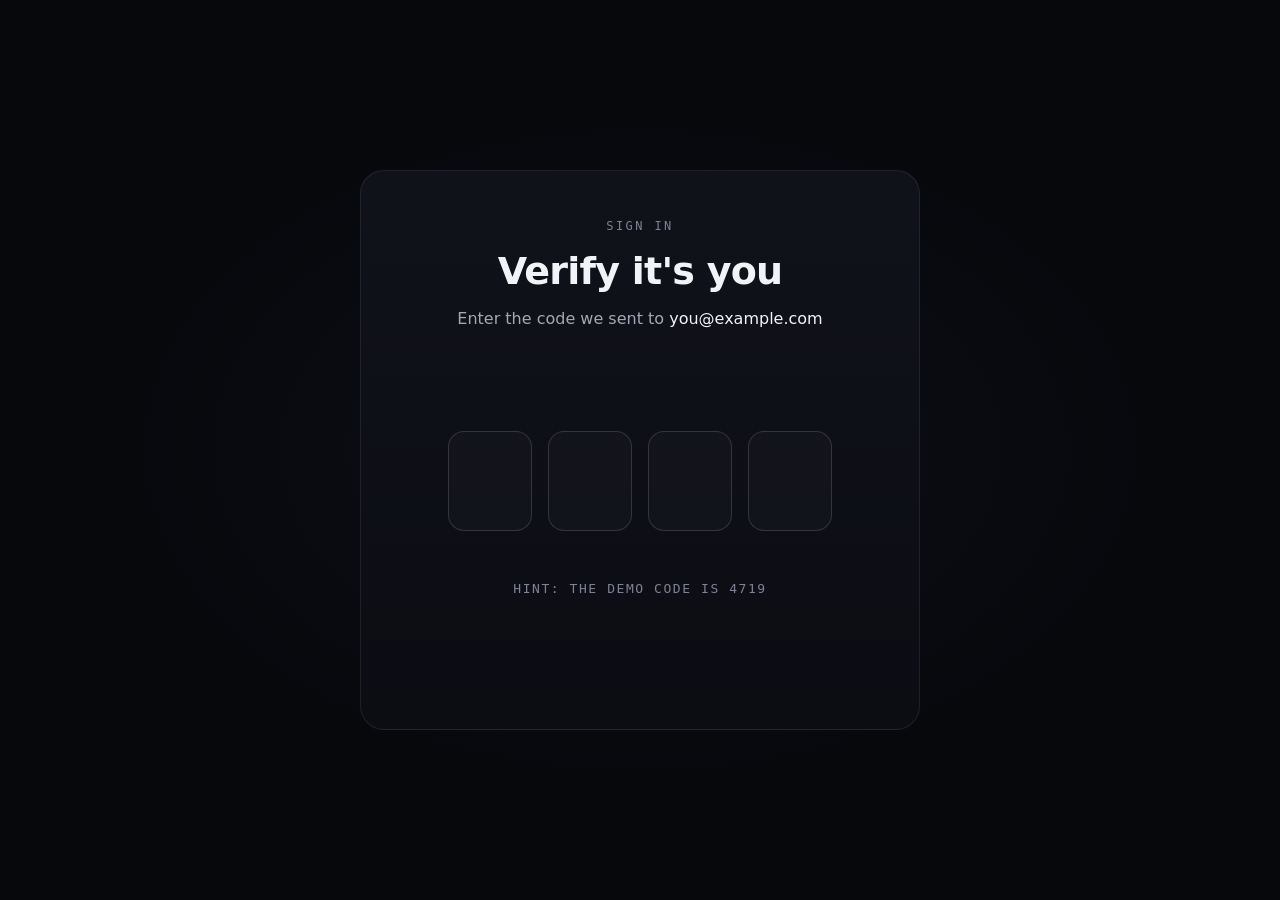
<file: index.html>
<!doctype html>
<html lang="en">
<head>
  <meta charset="utf-8">
  <meta name="viewport" content="width=device-width,initial-scale=1">
  <title>Orbit OTP — veraetogrex_portfolio</title>
  <link rel="stylesheet" href="style.css">
</head>
<body>
  <!-- Orbit OTP · zero dependencies · github.com/veraetogrex-portfolio -->
  <section class="otp" id="otp" aria-labelledby="otp-title">
    <p class="otp-kicker">Sign in</p>
    <h1 class="otp-title" id="otp-title">Verify it's you</h1>
    <p class="otp-sub">Enter the code we sent to <b>you@example.com</b></p>

    <div class="otp-row" aria-hidden="true">
      <div class="otp-cell"></div><div class="otp-cell"></div>
      <div class="otp-cell"></div><div class="otp-cell"></div>
    </div>
    <input class="otp-input" inputmode="numeric" autocomplete="one-time-code"
           maxlength="4" aria-label="4-digit code">

    <div class="otp-orbit" aria-hidden="true">
      <svg class="otp-ring" viewBox="-170 -170 340 340"><circle r="130"/><g class="otp-ticks"></g></svg>
      <div class="otp-dot"></div>
    </div>

    <div class="otp-ok" aria-hidden="true">
      <svg viewBox="0 0 76 76"><path d="M18 40 L32 53 L59 24" pathLength="100"/></svg>
    </div>

    <p class="otp-foot" role="status">Hint: the demo code is 4719</p>
    <button class="otp-continue" type="button">Continue →</button>
  </section>

  <script src="script.js"></script>
</body>
</html>
</file>
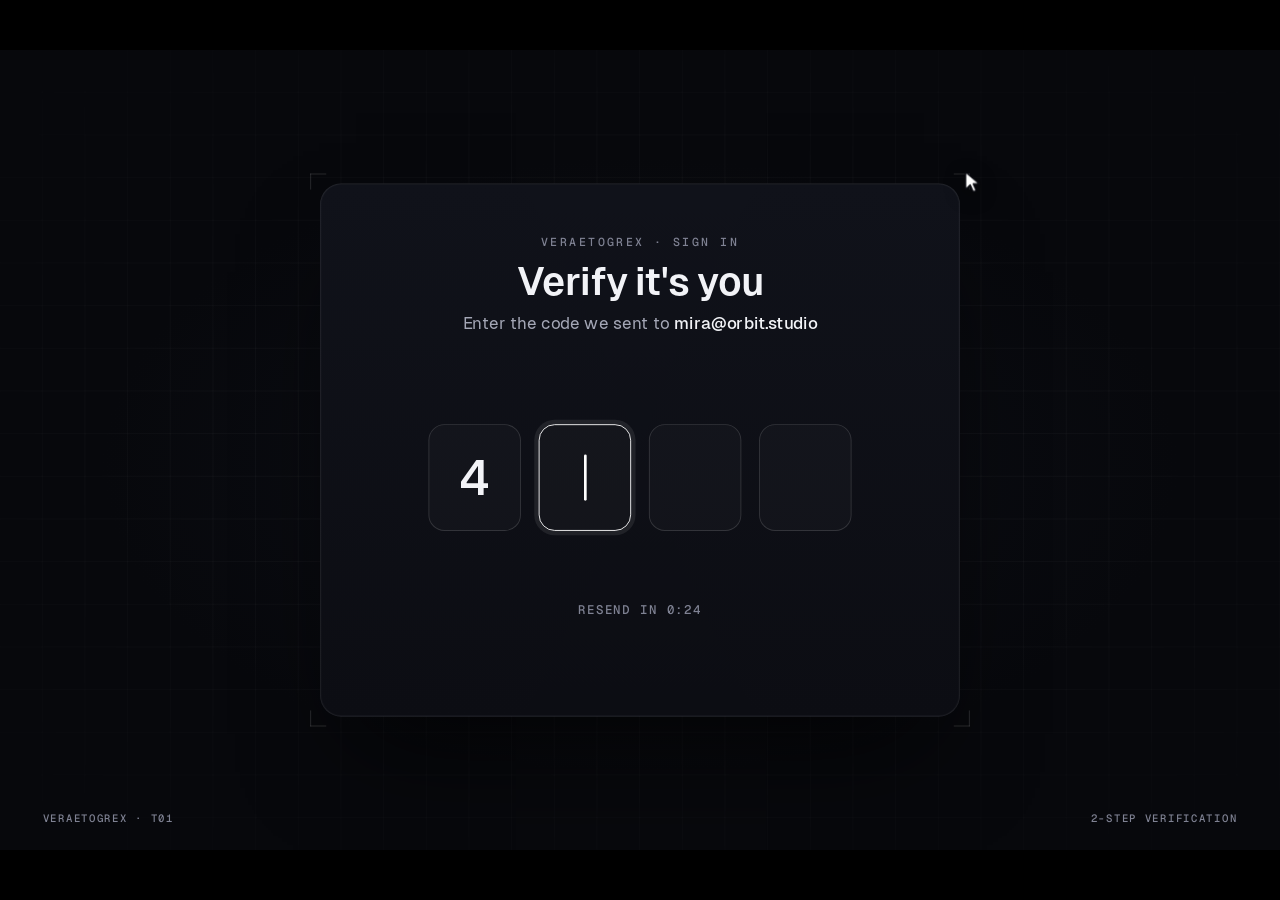
<file: mockup/orbit-otp.autoplay.html>
<!doctype html>
<html lang="en">
<head>
<meta charset="utf-8">
<meta name="viewport" content="width=device-width,initial-scale=1">
<title>T01 Orbit OTP — code orbits and seals into one tile</title>
<link rel="stylesheet" href="_shared/nocturne.css">
<style>
  #stage{background:radial-gradient(ellipse 60% 55% at 50% 52%,#0D0F16 0%,var(--void) 70%)}
  .card{position:absolute;left:360px;top:150px;width:720px;height:600px;z-index:2;
    background:linear-gradient(180deg,#10121A 0%,#0C0D13 100%);border:1px solid var(--line);border-radius:24px;
    box-shadow:0 60px 120px -40px rgba(0,0,0,.8),0 0 0 1px rgba(255,255,255,.02) inset}
  .card .hud-corners{inset:-12px}
  .head{position:absolute;left:0;right:0;top:56px;text-align:center}
  .kicker{font:500 13px var(--f-mono);letter-spacing:.2em;color:var(--text-3);text-transform:uppercase}
  .title{margin-top:14px;font:600 44px/1.05 var(--f-text);letter-spacing:-.02em;transition:color .35s}
  .sub{margin-top:12px;font:400 19px var(--f-text);color:var(--text-2);transition:opacity .3s}
  .sub b{color:var(--text);font-weight:500}

  .row{position:absolute;left:0;right:0;top:270px;height:120px;display:flex;justify-content:center;gap:20px}
  .cell{width:104px;height:120px;border-radius:18px;border:1.5px solid var(--line-2);background:rgba(255,255,255,.025);
    display:flex;align-items:center;justify-content:center;font:600 56px var(--f-display);color:var(--text);position:relative;
    transition:border-color .2s,box-shadow .2s,background .2s,color .2s}
  .cell.focus{border-color:#fff;box-shadow:0 0 0 5px rgba(255,255,255,.08)}
  .cell.focus:empty::after{content:"";width:3px;height:52px;border-radius:2px;background:#fff;animation:caret 1s steps(1) infinite}
  @keyframes caret{50%{opacity:0}}
  .cell.pop{animation:pop .28s var(--ease-back)}
  @keyframes pop{from{transform:scale(.86)}to{transform:scale(1)}}
  .cell.err{border-color:var(--flare);color:var(--flare);box-shadow:0 0 0 5px rgba(255,122,69,.12)}
  .row.shake{animation:shake .4s}
  @keyframes shake{20%{transform:translateX(-14px)}40%{transform:translateX(12px)}60%{transform:translateX(-8px)}80%{transform:translateX(5px)}}
  #code{position:absolute;left:150px;top:270px;width:420px;height:120px;opacity:0;z-index:3;cursor:text;caret-color:transparent}

  .foot{position:absolute;left:0;right:0;top:470px;text-align:center;font:500 14px var(--f-mono);letter-spacing:.14em;color:var(--text-3);text-transform:uppercase;transition:opacity .3s,color .3s}
  .foot.err{color:var(--flare)}

  /* orbit layer */
  .orbit{position:absolute;left:360px;top:330px;width:0;height:0;z-index:4;pointer-events:none}
  .orbit .ocell{position:absolute;left:-52px;top:-60px;width:104px;height:120px;border-radius:18px;border:1.5px solid rgba(255,255,255,.55);
    background:#12141C;display:flex;align-items:center;justify-content:center;font:600 56px var(--f-display);color:#fff;will-change:transform}
  .orbit .ocell.lit{border-color:var(--ion);color:var(--ion);background:rgba(63,224,208,.10);box-shadow:0 0 28px rgba(63,224,208,.45),0 0 0 1px rgba(63,224,208,.4) inset}
  .ring{position:absolute;left:-210px;top:-210px;width:420px;height:420px;opacity:0;will-change:transform}
  .ring circle{fill:none}
  .dot{position:absolute;left:-7px;top:-7px;width:14px;height:14px;border-radius:50%;background:var(--ion);box-shadow:0 0 22px 6px rgba(63,224,208,.6);opacity:0;transform:scale(0)}

  /* success */
  .ok{position:absolute;left:0;right:0;top:250px;height:180px;display:flex;align-items:center;justify-content:center;pointer-events:none}
  .tile{position:relative;width:140px;height:140px;border-radius:32px;background:rgba(63,224,208,.12);border:2px solid var(--ion);
    box-shadow:0 0 60px rgba(63,224,208,.45),0 0 0 1px rgba(63,224,208,.3) inset;display:flex;align-items:center;justify-content:center;transform:scale(0);opacity:0}
  .tile svg path{stroke:var(--ion);stroke-width:9;fill:none;stroke-linecap:round;stroke-linejoin:round;stroke-dasharray:100;stroke-dashoffset:100}
  .wave{position:absolute;left:50%;top:50%;width:140px;height:140px;margin:-70px 0 0 -70px;border-radius:36px;border:2px solid var(--ion);opacity:0}
  .ok.on .wave{animation:wave 1.1s var(--ease-out) forwards}.ok.on .wave.w2{animation-delay:.18s}
  @keyframes wave{from{transform:scale(1);opacity:.8}to{transform:scale(2.3);opacity:0}}
  .spark{position:absolute;left:50%;top:50%;width:6px;height:6px;margin:-3px;border-radius:50%;background:var(--ion);opacity:0}
  .enter{position:absolute;left:210px;width:300px;top:470px;opacity:0;transform:translateY(10px);transition:opacity .35s,transform .35s var(--ease-out),box-shadow .2s;background:var(--ion);color:#05221F;box-shadow:0 12px 40px -12px rgba(63,224,208,.9)}
  .enter.show{opacity:1;transform:none}
  .enter.li-hover,.enter:hover{box-shadow:0 0 0 6px rgba(63,224,208,.2),0 12px 40px -8px rgba(63,224,208,1)}
  .title.ok-t{color:var(--ion)}

  /* toast */
  .toast{position:absolute;left:780px;top:44px;width:420px;height:92px;z-index:6;border-radius:18px;background:rgba(28,30,40,.92);border:1px solid var(--line-2);
    box-shadow:0 30px 60px -20px rgba(0,0,0,.8);display:flex;align-items:center;gap:16px;padding:0 16px 0 18px;transition:transform .45s var(--ease-out),opacity .35s}
  .toast.gone{transform:translateY(-130px);opacity:0}
  .toast .ic{width:48px;height:48px;border-radius:12px;background:#22252F;display:flex;align-items:center;justify-content:center}
  .toast .tx{flex:1;min-width:0}
  .toast .t1{font:500 12px var(--f-mono);letter-spacing:.14em;color:var(--text-3);text-transform:uppercase}
  .toast .t2{margin-top:6px;font:500 18px var(--f-text);color:var(--text);white-space:nowrap}
  .toast .t2 b{font-family:var(--f-display);font-size:21px;letter-spacing:.08em}
  .fill{height:40px;padding:0 18px;border-radius:10px;background:#fff;color:#0B0C12;font:600 15px var(--f-text)}
  .fill.li-hover,.fill:hover{background:#E6E7EE}
  .flood{position:absolute;inset:0;z-index:1;pointer-events:none;opacity:0;
    background:radial-gradient(ellipse 75% 85% at 50% 50%,rgba(63,224,208,.55),rgba(63,224,208,.18) 50%,rgba(63,224,208,.04) 85%)}
  .card{transition:border-color .5s,box-shadow .5s}
  .card.won{border-color:rgba(63,224,208,.45);box-shadow:0 60px 120px -40px rgba(0,0,0,.8),0 0 90px -10px rgba(63,224,208,.35),0 0 0 1px rgba(63,224,208,.15) inset}
</style>
</head>
<body>
<div id="stage" class="grid" data-title="T01 Orbit OTP" data-url="veraetogrex-portfolio.github.io/verify">
  <div class="toast" id="toast">
    <div class="ic"><svg width="24" height="24" viewBox="0 0 24 24" fill="none" stroke="#A4A7B6" stroke-width="1.6"><rect x="3" y="5" width="18" height="14" rx="2.5"/><path d="M3.5 6.5l8.5 6.5 8.5-6.5"/></svg></div>
    <div class="tx"><div class="t1">Mail · now</div><div class="t2"><b>4719</b> is your sign-in code</div></div>
    <button class="fill" id="fill">Fill</button>
  </div>

  <div class="flood" id="flood"></div>
  <div class="card" id="card">
    <div class="hud-corners"></div>
    <div class="head">
      <div class="kicker">Veraetogrex · Sign in</div>
      <div class="title" id="title">Verify it's you</div>
      <div class="sub" id="sub">Enter the code we sent to <b>mira@orbit.studio</b></div>
    </div>
    <div class="row" id="row"><div class="cell"></div><div class="cell"></div><div class="cell"></div><div class="cell"></div></div>
    <input id="code" inputmode="numeric" autocomplete="one-time-code" maxlength="4" aria-label="Verification code">
    <div class="foot" id="foot">Resend in 0:24</div>

    <div class="orbit" id="orbit">
      <svg class="ring" id="ring" viewBox="-210 -210 420 420">
        <circle r="130" stroke="rgba(255,255,255,.18)" stroke-width="1.5"/>
        <g id="ticks"></g>
      </svg>
      <div class="dot" id="dot"></div>
    </div>

    <div class="ok" id="ok">
      <div class="wave"></div><div class="wave w2"></div>
      <div class="tile" id="tile"><svg width="76" height="76" viewBox="0 0 76 76"><path d="M18 40 L32 53 L59 24" pathLength="100"/></svg></div>
    </div>
    <button class="btn enter" id="enter">Enter workspace →</button>
  </div>

  <div class="status-line"><span>Veraetogrex · T01</span><span>2-step verification</span></div>
</div>

<script>window.AUTOPLAY = true;</script>
<script src="_shared/stage.js"></script>
<script>
const $ = s => document.querySelector(s);
const cells = [...document.querySelectorAll('.row .cell')];
const input = $('#code'), row = $('#row'), orbit = $('#orbit'), ring = $('#ring'), dot = $('#dot');
const title = $('#title'), sub = $('#sub'), foot = $('#foot'), toast = $('#toast'), ok = $('#ok'), tile = $('#tile'), enter = $('#enter');
const CODE = '4719';
let busy = false, flow = null;

// ring ticks
(() => {
  const g = $('#ticks'); let h = '';
  for (let i = 0; i < 72; i++) {
    const a = i / 72 * Math.PI * 2, major = i % 18 === 0, r1 = major ? 146 : 150, r2 = major ? 168 : 158;
    h += `<line x1="${Math.cos(a)*r1}" y1="${Math.sin(a)*r1}" x2="${Math.cos(a)*r2}" y2="${Math.sin(a)*r2}" stroke="${major ? 'rgba(255,255,255,.7)' : 'rgba(255,255,255,.22)'}" stroke-width="${major ? 2 : 1.2}"/>`;
  }
  g.innerHTML = h;
})();

function render(v, focus = true) {
  cells.forEach((c, i) => {
    const had = c.textContent;
    c.textContent = v[i] || '';
    c.classList.toggle('focus', focus && i === Math.min(v.length, 3) && v.length < 4);
    if (!had && v[i]) { c.classList.remove('pop'); void c.offsetWidth; c.classList.add('pop'); }
  });
}

function reset() {
  busy = false; flow = null;
  input.value = ''; render('', true);
  cells.forEach(c => { c.classList.remove('err', 'pop'); c.style.visibility = ''; });
  row.classList.remove('shake'); row.style.opacity = '';
  orbit.querySelectorAll('.ocell').forEach(e => e.remove());
  ring.style.opacity = 0; ring.style.transform = '';
  dot.style.opacity = 0; dot.style.transform = 'scale(0)';
  title.textContent = "Verify it's you"; title.classList.remove('ok-t');
  sub.style.opacity = 1; sub.innerHTML = 'Enter the code we sent to <b>mira@orbit.studio</b>';
  foot.textContent = 'Resend in 0:24'; foot.classList.remove('err'); foot.style.opacity = 1;
  toast.classList.remove('gone');
  ok.classList.remove('on'); tile.style.transform = 'scale(0)'; tile.style.opacity = 0;
  tile.querySelector('path').style.strokeDashoffset = 100;
  ok.querySelectorAll('.spark').forEach(e => e.remove());
  enter.classList.remove('show');
  $('#flood').style.opacity = 0; $('#card').classList.remove('won');
}

// ---------- interactive input ----------
input.addEventListener('input', () => {
  if (busy) { input.value = input.value.slice(0, 4); return; }
  input.value = input.value.replace(/\D/g, '').slice(0, 4);
  cells.forEach(c => c.classList.remove('err')); foot.classList.remove('err'); foot.textContent = 'Resend in 0:24';
  render(input.value);
  if (input.value.length === 4) flow = verify(Stage.ctx(), input.value);
});
input.addEventListener('focus', () => render(input.value));
input.addEventListener('blur', () => cells.forEach(c => c.classList.remove('focus')));
$('#fill').addEventListener('click', () => { if (!busy) flow = autofill(Stage.ctx()); });
enter.addEventListener('click', () => { if (!Stage.playing) Stage.reset(); });

async function autofill(s) {
  busy = true; input.value = '';
  await s.wait(120);
  toast.classList.add('gone');
  for (let i = 1; i <= 4; i++) { render(CODE.slice(0, i)); input.value = CODE.slice(0, i); await s.wait(i < 4 ? 270 : 220); }
  busy = false;
  await verify(s, CODE);
}

// ---------- the orbit ----------
async function verify(s, value) {
  busy = true;
  input.blur(); cells.forEach(c => c.classList.remove('focus'));
  toast.classList.add('gone');
  const O = { x: 360, y: 330 };                       // orbit centre in card coords
  const start = cells.map(c => ({ x: c.offsetLeft + 52 - O.x, y: c.offsetTop + row.offsetTop + 60 - O.y }));
  const oc = cells.map((c, i) => { const e = document.createElement('div'); e.className = 'ocell'; e.textContent = value[i]; orbit.appendChild(e); return e; });
  const place = (e, x, y, rot, sc) => e.style.transform = `translate(${x}px,${y}px) rotate(${rot}deg) scale(${sc})`;
  oc.forEach((e, i) => place(e, start[i].x, start[i].y, 0, 1));
  cells.forEach(c => c.style.visibility = 'hidden');
  const R = 130, base = [-90, 0, 90, 180];
  const good = value === CODE;

  if (!good) {
    // orbit does not close: cells drift toward the ring and snap back
    await s.tween(320, t => oc.forEach((e, i) => { const a = base[i] * Math.PI / 180;
      place(e, s.lerp(start[i].x, Math.cos(a) * R, t * .45), s.lerp(start[i].y, Math.sin(a) * R, t * .45), base[i] * .25 * t, 1 - .12 * t); }), s.ease.out);
    await s.tween(260, t => oc.forEach((e, i) => { const a = base[i] * Math.PI / 180;
      place(e, s.lerp(Math.cos(a) * R * .45 + start[i].x * .55, start[i].x, t), s.lerp(Math.sin(a) * R * .45 + start[i].y * .55, start[i].y, t), base[i] * .25 * (1 - t), .88 + .12 * t); }), s.ease.outBack);
    oc.forEach(e => e.remove()); cells.forEach(c => { c.style.visibility = ''; c.classList.add('err'); });
    row.classList.remove('shake'); void row.offsetWidth; row.classList.add('shake');
    foot.textContent = 'Wrong code — try again'; foot.classList.add('err');
    await s.wait(650);
    input.value = ''; cells.forEach(c => c.classList.remove('err')); render('', false);
    busy = false; input.focus();
    return false;
  }

  // A — leave the row, take positions on the orbit
  sub.style.opacity = 0; foot.style.opacity = 0;
  ring.style.transform = 'scale(.85) rotate(0deg)';
  await s.tween(560, t => {
    ring.style.opacity = t; ring.style.transform = `scale(${.85 + .15 * t})`;
    oc.forEach((e, i) => { const a = base[i] * Math.PI / 180;
      place(e, s.lerp(start[i].x, Math.cos(a) * R, t), s.lerp(start[i].y, Math.sin(a) * R, t), -14 * Math.sin(Math.PI * t), 1 - .22 * t); });
  }, s.ease.inOut);
  // B — one and a quarter turns, cells tilt like spokes, ticks counter-rotate
  await s.tween(1000, t => {
    const off = 450 * t;
    ring.style.transform = `rotate(${-120 * t}deg)`;
    oc.forEach((e, i) => { const deg = base[i] + off, a = deg * Math.PI / 180;
      place(e, Math.cos(a) * R, Math.sin(a) * R, off * .8 + 34 * Math.sin(Math.PI * t), .78); });
  }, s.ease.inOut);
  // C — stop in a cross, verdict colour arrives
  oc.forEach((e, i) => s.later(() => e.classList.add('lit'), i * 55));
  ring.querySelector('circle').style.stroke = 'rgba(63,224,208,.55)';
  await s.wait(480);
  // D — collapse into a point
  dot.style.transition = 'none';
  await s.tween(460, t => {
    ring.style.opacity = 1 - t; ring.style.transform = `rotate(-120deg) scale(${1 - .6 * t})`;
    oc.forEach((e, i) => { const deg = base[i] + 450, a = deg * Math.PI / 180, r = R * (1 - t);
      place(e, Math.cos(a) * r, Math.sin(a) * r, 360 + 90 * t, .78 * (1 - .9 * t)); e.style.opacity = 1 - t * t; });
    dot.style.opacity = t; dot.style.transform = `scale(${t})`;
  }, s.ease.in);
  oc.forEach(e => e.remove());
  ring.querySelector('circle').style.stroke = '';
  // E — the point opens into the verified tile
  ok.style.top = '250px';
  await s.tween(200, t => { dot.style.transform = `scale(${1 + 1.4 * t})`; }, s.ease.out);
  dot.style.opacity = 0;
  ok.classList.add('on');
  sparks(s);
  $('#card').classList.add('won');
  s.tween(1100, t => { $('#flood').style.opacity = t < .14 ? t / .14 : 1 - .72 * (t - .14) / .86; }, s.ease.linear).catch(() => {});
  title.textContent = 'Verified'; title.classList.add('ok-t');
  const path = tile.querySelector('path');
  await s.tween(420, t => { tile.style.opacity = Math.min(1, t * 2); tile.style.transform = `scale(${t})`; }, s.ease.outBack);
  sub.innerHTML = 'Signed in as <b>mira@orbit.studio</b>'; sub.style.opacity = 1;
  enter.classList.add('show');
  await s.tween(380, t => path.style.strokeDashoffset = 100 - 100 * t, s.ease.out);
  busy = false;
  return true;
}

function sparks(s) {
  for (let i = 0; i < 14; i++) {
    const e = document.createElement('div'); e.className = 'spark'; ok.appendChild(e);
    const a = Math.random() * Math.PI * 2, d = 110 + Math.random() * 90, sz = .6 + Math.random();
    s.tween(700 + Math.random() * 300, t => {
      e.style.opacity = t < .15 ? t / .15 : 1 - (t - .15) / .85;
      e.style.transform = `translate(${Math.cos(a) * d * t}px,${Math.sin(a) * d * t}px) scale(${sz})`;
    }, s.ease.out).catch(() => {});
  }
}

Stage.init({
  reset,
  cursorStart: [1010, 220],
  async demo(s) {
    await s.wait(150);
    await s.click($('#fill'), { ms: 380 });           // ~0.55 s
    s.move([980, 560], 1100, { arc: .2 }).catch(() => {});
    await s.wait(10);
    await flow;                                         // fill + orbit + verdict ≈ 4.7 s
    await s.move(enter, 420, { dy: 4 });
    await s.wait(700);
  },
});
</script>
</body>
</html>
</file>
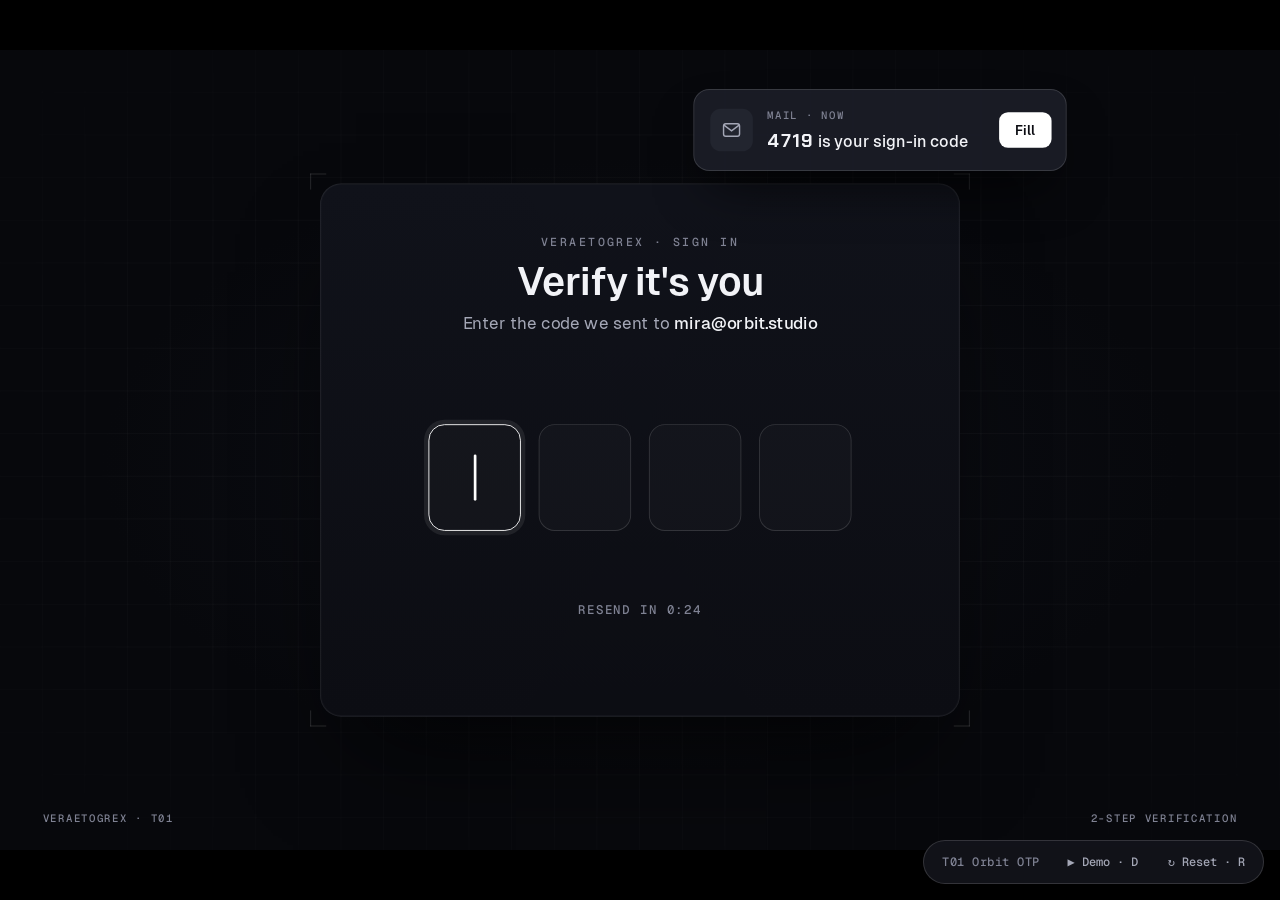
<file: mockup/orbit-otp.html>
<!doctype html>
<html lang="en">
<head>
<meta charset="utf-8">
<meta name="viewport" content="width=device-width,initial-scale=1">
<title>T01 Orbit OTP — code orbits and seals into one tile</title>
<link rel="stylesheet" href="_shared/nocturne.css">
<style>
  #stage{background:radial-gradient(ellipse 60% 55% at 50% 52%,#0D0F16 0%,var(--void) 70%)}
  .card{position:absolute;left:360px;top:150px;width:720px;height:600px;z-index:2;
    background:linear-gradient(180deg,#10121A 0%,#0C0D13 100%);border:1px solid var(--line);border-radius:24px;
    box-shadow:0 60px 120px -40px rgba(0,0,0,.8),0 0 0 1px rgba(255,255,255,.02) inset}
  .card .hud-corners{inset:-12px}
  .head{position:absolute;left:0;right:0;top:56px;text-align:center}
  .kicker{font:500 13px var(--f-mono);letter-spacing:.2em;color:var(--text-3);text-transform:uppercase}
  .title{margin-top:14px;font:600 44px/1.05 var(--f-text);letter-spacing:-.02em;transition:color .35s}
  .sub{margin-top:12px;font:400 19px var(--f-text);color:var(--text-2);transition:opacity .3s}
  .sub b{color:var(--text);font-weight:500}

  .row{position:absolute;left:0;right:0;top:270px;height:120px;display:flex;justify-content:center;gap:20px}
  .cell{width:104px;height:120px;border-radius:18px;border:1.5px solid var(--line-2);background:rgba(255,255,255,.025);
    display:flex;align-items:center;justify-content:center;font:600 56px var(--f-display);color:var(--text);position:relative;
    transition:border-color .2s,box-shadow .2s,background .2s,color .2s}
  .cell.focus{border-color:#fff;box-shadow:0 0 0 5px rgba(255,255,255,.08)}
  .cell.focus:empty::after{content:"";width:3px;height:52px;border-radius:2px;background:#fff;animation:caret 1s steps(1) infinite}
  @keyframes caret{50%{opacity:0}}
  .cell.pop{animation:pop .28s var(--ease-back)}
  @keyframes pop{from{transform:scale(.86)}to{transform:scale(1)}}
  .cell.err{border-color:var(--flare);color:var(--flare);box-shadow:0 0 0 5px rgba(255,122,69,.12)}
  .row.shake{animation:shake .4s}
  @keyframes shake{20%{transform:translateX(-14px)}40%{transform:translateX(12px)}60%{transform:translateX(-8px)}80%{transform:translateX(5px)}}
  #code{position:absolute;left:150px;top:270px;width:420px;height:120px;opacity:0;z-index:3;cursor:text;caret-color:transparent}

  .foot{position:absolute;left:0;right:0;top:470px;text-align:center;font:500 14px var(--f-mono);letter-spacing:.14em;color:var(--text-3);text-transform:uppercase;transition:opacity .3s,color .3s}
  .foot.err{color:var(--flare)}

  /* orbit layer */
  .orbit{position:absolute;left:360px;top:330px;width:0;height:0;z-index:4;pointer-events:none}
  .orbit .ocell{position:absolute;left:-52px;top:-60px;width:104px;height:120px;border-radius:18px;border:1.5px solid rgba(255,255,255,.55);
    background:#12141C;display:flex;align-items:center;justify-content:center;font:600 56px var(--f-display);color:#fff;will-change:transform}
  .orbit .ocell.lit{border-color:var(--ion);color:var(--ion);background:rgba(63,224,208,.10);box-shadow:0 0 28px rgba(63,224,208,.45),0 0 0 1px rgba(63,224,208,.4) inset}
  .ring{position:absolute;left:-210px;top:-210px;width:420px;height:420px;opacity:0;will-change:transform}
  .ring circle{fill:none}
  .dot{position:absolute;left:-7px;top:-7px;width:14px;height:14px;border-radius:50%;background:var(--ion);box-shadow:0 0 22px 6px rgba(63,224,208,.6);opacity:0;transform:scale(0)}

  /* success */
  .ok{position:absolute;left:0;right:0;top:250px;height:180px;display:flex;align-items:center;justify-content:center;pointer-events:none}
  .tile{position:relative;width:140px;height:140px;border-radius:32px;background:rgba(63,224,208,.12);border:2px solid var(--ion);
    box-shadow:0 0 60px rgba(63,224,208,.45),0 0 0 1px rgba(63,224,208,.3) inset;display:flex;align-items:center;justify-content:center;transform:scale(0);opacity:0}
  .tile svg path{stroke:var(--ion);stroke-width:9;fill:none;stroke-linecap:round;stroke-linejoin:round;stroke-dasharray:100;stroke-dashoffset:100}
  .wave{position:absolute;left:50%;top:50%;width:140px;height:140px;margin:-70px 0 0 -70px;border-radius:36px;border:2px solid var(--ion);opacity:0}
  .ok.on .wave{animation:wave 1.1s var(--ease-out) forwards}.ok.on .wave.w2{animation-delay:.18s}
  @keyframes wave{from{transform:scale(1);opacity:.8}to{transform:scale(2.3);opacity:0}}
  .spark{position:absolute;left:50%;top:50%;width:6px;height:6px;margin:-3px;border-radius:50%;background:var(--ion);opacity:0}
  .enter{position:absolute;left:210px;width:300px;top:470px;opacity:0;transform:translateY(10px);transition:opacity .35s,transform .35s var(--ease-out),box-shadow .2s;background:var(--ion);color:#05221F;box-shadow:0 12px 40px -12px rgba(63,224,208,.9)}
  .enter.show{opacity:1;transform:none}
  .enter.li-hover,.enter:hover{box-shadow:0 0 0 6px rgba(63,224,208,.2),0 12px 40px -8px rgba(63,224,208,1)}
  .title.ok-t{color:var(--ion)}

  /* toast */
  .toast{position:absolute;left:780px;top:44px;width:420px;height:92px;z-index:6;border-radius:18px;background:rgba(28,30,40,.92);border:1px solid var(--line-2);
    box-shadow:0 30px 60px -20px rgba(0,0,0,.8);display:flex;align-items:center;gap:16px;padding:0 16px 0 18px;transition:transform .45s var(--ease-out),opacity .35s}
  .toast.gone{transform:translateY(-130px);opacity:0}
  .toast .ic{width:48px;height:48px;border-radius:12px;background:#22252F;display:flex;align-items:center;justify-content:center}
  .toast .tx{flex:1;min-width:0}
  .toast .t1{font:500 12px var(--f-mono);letter-spacing:.14em;color:var(--text-3);text-transform:uppercase}
  .toast .t2{margin-top:6px;font:500 18px var(--f-text);color:var(--text);white-space:nowrap}
  .toast .t2 b{font-family:var(--f-display);font-size:21px;letter-spacing:.08em}
  .fill{height:40px;padding:0 18px;border-radius:10px;background:#fff;color:#0B0C12;font:600 15px var(--f-text)}
  .fill.li-hover,.fill:hover{background:#E6E7EE}
  .flood{position:absolute;inset:0;z-index:1;pointer-events:none;opacity:0;
    background:radial-gradient(ellipse 75% 85% at 50% 50%,rgba(63,224,208,.55),rgba(63,224,208,.18) 50%,rgba(63,224,208,.04) 85%)}
  .card{transition:border-color .5s,box-shadow .5s}
  .card.won{border-color:rgba(63,224,208,.45);box-shadow:0 60px 120px -40px rgba(0,0,0,.8),0 0 90px -10px rgba(63,224,208,.35),0 0 0 1px rgba(63,224,208,.15) inset}
</style>
</head>
<body>
<div id="stage" class="grid" data-title="T01 Orbit OTP" data-url="veraetogrex-portfolio.github.io/verify">
  <div class="toast" id="toast">
    <div class="ic"><svg width="24" height="24" viewBox="0 0 24 24" fill="none" stroke="#A4A7B6" stroke-width="1.6"><rect x="3" y="5" width="18" height="14" rx="2.5"/><path d="M3.5 6.5l8.5 6.5 8.5-6.5"/></svg></div>
    <div class="tx"><div class="t1">Mail · now</div><div class="t2"><b>4719</b> is your sign-in code</div></div>
    <button class="fill" id="fill">Fill</button>
  </div>

  <div class="flood" id="flood"></div>
  <div class="card" id="card">
    <div class="hud-corners"></div>
    <div class="head">
      <div class="kicker">Veraetogrex · Sign in</div>
      <div class="title" id="title">Verify it's you</div>
      <div class="sub" id="sub">Enter the code we sent to <b>mira@orbit.studio</b></div>
    </div>
    <div class="row" id="row"><div class="cell"></div><div class="cell"></div><div class="cell"></div><div class="cell"></div></div>
    <input id="code" inputmode="numeric" autocomplete="one-time-code" maxlength="4" aria-label="Verification code">
    <div class="foot" id="foot">Resend in 0:24</div>

    <div class="orbit" id="orbit">
      <svg class="ring" id="ring" viewBox="-210 -210 420 420">
        <circle r="130" stroke="rgba(255,255,255,.18)" stroke-width="1.5"/>
        <g id="ticks"></g>
      </svg>
      <div class="dot" id="dot"></div>
    </div>

    <div class="ok" id="ok">
      <div class="wave"></div><div class="wave w2"></div>
      <div class="tile" id="tile"><svg width="76" height="76" viewBox="0 0 76 76"><path d="M18 40 L32 53 L59 24" pathLength="100"/></svg></div>
    </div>
    <button class="btn enter" id="enter">Enter workspace →</button>
  </div>

  <div class="status-line"><span>Veraetogrex · T01</span><span>2-step verification</span></div>
</div>

<script src="_shared/stage.js"></script>
<script>
const $ = s => document.querySelector(s);
const cells = [...document.querySelectorAll('.row .cell')];
const input = $('#code'), row = $('#row'), orbit = $('#orbit'), ring = $('#ring'), dot = $('#dot');
const title = $('#title'), sub = $('#sub'), foot = $('#foot'), toast = $('#toast'), ok = $('#ok'), tile = $('#tile'), enter = $('#enter');
const CODE = '4719';
let busy = false, flow = null;

// ring ticks
(() => {
  const g = $('#ticks'); let h = '';
  for (let i = 0; i < 72; i++) {
    const a = i / 72 * Math.PI * 2, major = i % 18 === 0, r1 = major ? 146 : 150, r2 = major ? 168 : 158;
    h += `<line x1="${Math.cos(a)*r1}" y1="${Math.sin(a)*r1}" x2="${Math.cos(a)*r2}" y2="${Math.sin(a)*r2}" stroke="${major ? 'rgba(255,255,255,.7)' : 'rgba(255,255,255,.22)'}" stroke-width="${major ? 2 : 1.2}"/>`;
  }
  g.innerHTML = h;
})();

function render(v, focus = true) {
  cells.forEach((c, i) => {
    const had = c.textContent;
    c.textContent = v[i] || '';
    c.classList.toggle('focus', focus && i === Math.min(v.length, 3) && v.length < 4);
    if (!had && v[i]) { c.classList.remove('pop'); void c.offsetWidth; c.classList.add('pop'); }
  });
}

function reset() {
  busy = false; flow = null;
  input.value = ''; render('', true);
  cells.forEach(c => { c.classList.remove('err', 'pop'); c.style.visibility = ''; });
  row.classList.remove('shake'); row.style.opacity = '';
  orbit.querySelectorAll('.ocell').forEach(e => e.remove());
  ring.style.opacity = 0; ring.style.transform = '';
  dot.style.opacity = 0; dot.style.transform = 'scale(0)';
  title.textContent = "Verify it's you"; title.classList.remove('ok-t');
  sub.style.opacity = 1; sub.innerHTML = 'Enter the code we sent to <b>mira@orbit.studio</b>';
  foot.textContent = 'Resend in 0:24'; foot.classList.remove('err'); foot.style.opacity = 1;
  toast.classList.remove('gone');
  ok.classList.remove('on'); tile.style.transform = 'scale(0)'; tile.style.opacity = 0;
  tile.querySelector('path').style.strokeDashoffset = 100;
  ok.querySelectorAll('.spark').forEach(e => e.remove());
  enter.classList.remove('show');
  $('#flood').style.opacity = 0; $('#card').classList.remove('won');
}

// ---------- interactive input ----------
input.addEventListener('input', () => {
  if (busy) { input.value = input.value.slice(0, 4); return; }
  input.value = input.value.replace(/\D/g, '').slice(0, 4);
  cells.forEach(c => c.classList.remove('err')); foot.classList.remove('err'); foot.textContent = 'Resend in 0:24';
  render(input.value);
  if (input.value.length === 4) flow = verify(Stage.ctx(), input.value);
});
input.addEventListener('focus', () => render(input.value));
input.addEventListener('blur', () => cells.forEach(c => c.classList.remove('focus')));
$('#fill').addEventListener('click', () => { if (!busy) flow = autofill(Stage.ctx()); });
enter.addEventListener('click', () => { if (!Stage.playing) Stage.reset(); });

async function autofill(s) {
  busy = true; input.value = '';
  await s.wait(120);
  toast.classList.add('gone');
  for (let i = 1; i <= 4; i++) { render(CODE.slice(0, i)); input.value = CODE.slice(0, i); await s.wait(i < 4 ? 270 : 220); }
  busy = false;
  await verify(s, CODE);
}

// ---------- the orbit ----------
async function verify(s, value) {
  busy = true;
  input.blur(); cells.forEach(c => c.classList.remove('focus'));
  toast.classList.add('gone');
  const O = { x: 360, y: 330 };                       // orbit centre in card coords
  const start = cells.map(c => ({ x: c.offsetLeft + 52 - O.x, y: c.offsetTop + row.offsetTop + 60 - O.y }));
  const oc = cells.map((c, i) => { const e = document.createElement('div'); e.className = 'ocell'; e.textContent = value[i]; orbit.appendChild(e); return e; });
  const place = (e, x, y, rot, sc) => e.style.transform = `translate(${x}px,${y}px) rotate(${rot}deg) scale(${sc})`;
  oc.forEach((e, i) => place(e, start[i].x, start[i].y, 0, 1));
  cells.forEach(c => c.style.visibility = 'hidden');
  const R = 130, base = [-90, 0, 90, 180];
  const good = value === CODE;

  if (!good) {
    // orbit does not close: cells drift toward the ring and snap back
    await s.tween(320, t => oc.forEach((e, i) => { const a = base[i] * Math.PI / 180;
      place(e, s.lerp(start[i].x, Math.cos(a) * R, t * .45), s.lerp(start[i].y, Math.sin(a) * R, t * .45), base[i] * .25 * t, 1 - .12 * t); }), s.ease.out);
    await s.tween(260, t => oc.forEach((e, i) => { const a = base[i] * Math.PI / 180;
      place(e, s.lerp(Math.cos(a) * R * .45 + start[i].x * .55, start[i].x, t), s.lerp(Math.sin(a) * R * .45 + start[i].y * .55, start[i].y, t), base[i] * .25 * (1 - t), .88 + .12 * t); }), s.ease.outBack);
    oc.forEach(e => e.remove()); cells.forEach(c => { c.style.visibility = ''; c.classList.add('err'); });
    row.classList.remove('shake'); void row.offsetWidth; row.classList.add('shake');
    foot.textContent = 'Wrong code — try again'; foot.classList.add('err');
    await s.wait(650);
    input.value = ''; cells.forEach(c => c.classList.remove('err')); render('', false);
    busy = false; input.focus();
    return false;
  }

  // A — leave the row, take positions on the orbit
  sub.style.opacity = 0; foot.style.opacity = 0;
  ring.style.transform = 'scale(.85) rotate(0deg)';
  await s.tween(560, t => {
    ring.style.opacity = t; ring.style.transform = `scale(${.85 + .15 * t})`;
    oc.forEach((e, i) => { const a = base[i] * Math.PI / 180;
      place(e, s.lerp(start[i].x, Math.cos(a) * R, t), s.lerp(start[i].y, Math.sin(a) * R, t), -14 * Math.sin(Math.PI * t), 1 - .22 * t); });
  }, s.ease.inOut);
  // B — one and a quarter turns, cells tilt like spokes, ticks counter-rotate
  await s.tween(1000, t => {
    const off = 450 * t;
    ring.style.transform = `rotate(${-120 * t}deg)`;
    oc.forEach((e, i) => { const deg = base[i] + off, a = deg * Math.PI / 180;
      place(e, Math.cos(a) * R, Math.sin(a) * R, off * .8 + 34 * Math.sin(Math.PI * t), .78); });
  }, s.ease.inOut);
  // C — stop in a cross, verdict colour arrives
  oc.forEach((e, i) => s.later(() => e.classList.add('lit'), i * 55));
  ring.querySelector('circle').style.stroke = 'rgba(63,224,208,.55)';
  await s.wait(480);
  // D — collapse into a point
  dot.style.transition = 'none';
  await s.tween(460, t => {
    ring.style.opacity = 1 - t; ring.style.transform = `rotate(-120deg) scale(${1 - .6 * t})`;
    oc.forEach((e, i) => { const deg = base[i] + 450, a = deg * Math.PI / 180, r = R * (1 - t);
      place(e, Math.cos(a) * r, Math.sin(a) * r, 360 + 90 * t, .78 * (1 - .9 * t)); e.style.opacity = 1 - t * t; });
    dot.style.opacity = t; dot.style.transform = `scale(${t})`;
  }, s.ease.in);
  oc.forEach(e => e.remove());
  ring.querySelector('circle').style.stroke = '';
  // E — the point opens into the verified tile
  ok.style.top = '250px';
  await s.tween(200, t => { dot.style.transform = `scale(${1 + 1.4 * t})`; }, s.ease.out);
  dot.style.opacity = 0;
  ok.classList.add('on');
  sparks(s);
  $('#card').classList.add('won');
  s.tween(1100, t => { $('#flood').style.opacity = t < .14 ? t / .14 : 1 - .72 * (t - .14) / .86; }, s.ease.linear).catch(() => {});
  title.textContent = 'Verified'; title.classList.add('ok-t');
  const path = tile.querySelector('path');
  await s.tween(420, t => { tile.style.opacity = Math.min(1, t * 2); tile.style.transform = `scale(${t})`; }, s.ease.outBack);
  sub.innerHTML = 'Signed in as <b>mira@orbit.studio</b>'; sub.style.opacity = 1;
  enter.classList.add('show');
  await s.tween(380, t => path.style.strokeDashoffset = 100 - 100 * t, s.ease.out);
  busy = false;
  return true;
}

function sparks(s) {
  for (let i = 0; i < 14; i++) {
    const e = document.createElement('div'); e.className = 'spark'; ok.appendChild(e);
    const a = Math.random() * Math.PI * 2, d = 110 + Math.random() * 90, sz = .6 + Math.random();
    s.tween(700 + Math.random() * 300, t => {
      e.style.opacity = t < .15 ? t / .15 : 1 - (t - .15) / .85;
      e.style.transform = `translate(${Math.cos(a) * d * t}px,${Math.sin(a) * d * t}px) scale(${sz})`;
    }, s.ease.out).catch(() => {});
  }
}

Stage.init({
  reset,
  cursorStart: [1010, 220],
  async demo(s) {
    await s.wait(150);
    await s.click($('#fill'), { ms: 380 });           // ~0.55 s
    s.move([980, 560], 1100, { arc: .2 }).catch(() => {});
    await s.wait(10);
    await flow;                                         // fill + orbit + verdict ≈ 4.7 s
    await s.move(enter, 420, { dy: 4 });
    await s.wait(700);
  },
});
</script>
</body>
</html>
</file>
<file: style.css>
/* Orbit OTP — github.com/veraetogrex-portfolio · zero dependencies */
:root {
  --bg: #07080c;
  --card: #0e1016;
  --line: rgba(255, 255, 255, .14);
  --text: #f2f3f7;
  --muted: #a4a7b6;
  --ok: #3fe0d0;      /* colour appears only on the verdict */
  --err: #ff7a45;
}

* { box-sizing: border-box; }
body {
  margin: 0; min-height: 100vh; display: grid; place-items: center;
  background: radial-gradient(60% 55% at 50% 50%, #0d0f16, var(--bg) 70%);
  color: var(--text); font: 16px/1.4 system-ui, -apple-system, "Segoe UI", sans-serif;
}

.otp {
  position: relative; width: 560px; height: 560px; padding-top: 48px;
  text-align: center; border-radius: 24px;
  background: linear-gradient(180deg, #10121a, #0c0d13);
  border: 1px solid rgba(255, 255, 255, .08);
}
@media (max-width: 600px) { .otp { zoom: .62; } }

.otp-kicker { margin: 0; font: 500 12px ui-monospace, monospace; letter-spacing: .2em; text-transform: uppercase; color: #7f8293; }
.otp-title  { margin: 12px 0 0; font-size: 38px; letter-spacing: -.02em; transition: color .35s; }
.otp-sub    { margin: 10px 0 0; color: var(--muted); transition: opacity .3s; }
.otp-sub b  { color: var(--text); font-weight: 500; }

/* ── the row ─────────────────────────────────────────── */
.otp-row { position: absolute; left: 0; right: 0; top: 260px; display: flex; justify-content: center; gap: 16px; }
.otp-cell {
  width: 84px; height: 100px; border-radius: 16px; border: 1.5px solid var(--line);
  background: rgba(255, 255, 255, .025); display: grid; place-items: center;
  font: 600 44px system-ui, sans-serif; transition: border-color .2s, color .2s;
}
.otp-cell.is-focus { border-color: #fff; box-shadow: 0 0 0 5px rgba(255, 255, 255, .08); }
.otp-cell.is-err   { border-color: var(--err); color: var(--err); }
.otp-row.is-shake  { animation: otp-shake .4s; }
@keyframes otp-shake { 25% { translate: -12px; } 50% { translate: 10px; } 75% { translate: -6px; } }

.otp-input { position: absolute; left: 90px; right: 90px; top: 260px; height: 100px; opacity: 0; cursor: text; }

/* ── the orbit ───────────────────────────────────────── */
.otp-orbit { position: absolute; left: 50%; top: 310px; width: 0; height: 0; pointer-events: none; }
.otp-ring  { position: absolute; left: -170px; top: -170px; width: 340px; opacity: 0; }
.otp-ring circle { fill: none; stroke: rgba(255, 255, 255, .2); stroke-width: 1.5; transition: stroke .3s; }
.otp-orbit .otp-cell { position: absolute; left: -42px; top: -50px; background: #12141c; border-color: rgba(255, 255, 255, .55); }
.otp-orbit .otp-cell.is-lit { border-color: var(--ok); color: var(--ok); box-shadow: 0 0 28px rgba(63, 224, 208, .45); }
.otp-ticks line { stroke: rgba(255, 255, 255, .22); stroke-width: 1.2; }
.otp-ticks line.major { stroke: rgba(255, 255, 255, .7); stroke-width: 2; }
.otp-spark { position: absolute; left: 50%; top: 310px; width: 6px; height: 6px; margin: -3px; border-radius: 50%; background: var(--ok); pointer-events: none; }
.otp-dot { position: absolute; left: -7px; top: -7px; width: 14px; height: 14px; border-radius: 50%; background: var(--ok); box-shadow: 0 0 22px 6px rgba(63, 224, 208, .6); opacity: 0; }

/* ── the verdict ─────────────────────────────────────── */
.otp-ok {
  position: absolute; left: calc(50% - 64px); top: 246px; width: 128px; height: 128px; border-radius: 30px;
  display: grid; place-items: center; background: rgba(63, 224, 208, .12); border: 2px solid var(--ok);
  box-shadow: 0 0 60px rgba(63, 224, 208, .45); opacity: 0; scale: 0;
}
.otp-ok svg { width: 70px; }
.otp-ok path { fill: none; stroke: var(--ok); stroke-width: 9; stroke-linecap: round; stroke-linejoin: round; stroke-dasharray: 100; stroke-dashoffset: 100; }
.otp.is-verified .otp-title { color: var(--ok); }

.otp-foot { position: absolute; left: 0; right: 0; top: 410px; margin: 0; font: 500 13px ui-monospace, monospace; letter-spacing: .12em; text-transform: uppercase; color: #7f8293; }
.otp-foot.is-err { color: var(--err); }

.otp-continue {
  position: absolute; left: calc(50% - 130px); top: 460px; width: 260px; height: 52px; border: 0; border-radius: 12px;
  background: var(--ok); color: #05221f; font: 600 17px system-ui, sans-serif; cursor: pointer;
  opacity: 0; translate: 0 10px; pointer-events: none; transition: opacity .35s, translate .35s;
}
.otp.is-verified .otp-continue { opacity: 1; translate: 0; pointer-events: auto; }

@media (prefers-reduced-motion: reduce) { * { animation-duration: .01ms !important; transition-duration: .15s !important; } }
</file>
<file: mockup/_shared/nocturne.css>
/* Nocturne — shared base styles for the mockups */
@font-face{font-family:"Chakra Petch";font-weight:500;font-display:swap;src:url(fonts/chakra-petch-latin-500-normal.woff2) format("woff2")}
@font-face{font-family:"Chakra Petch";font-weight:600;font-display:swap;src:url(fonts/chakra-petch-latin-600-normal.woff2) format("woff2")}
@font-face{font-family:"Chakra Petch";font-weight:700;font-display:swap;src:url(fonts/chakra-petch-latin-700-normal.woff2) format("woff2")}
@font-face{font-family:"Geist";font-weight:400;font-display:swap;src:url(fonts/geist-sans-latin-400-normal.woff2) format("woff2")}
@font-face{font-family:"Geist";font-weight:500;font-display:swap;src:url(fonts/geist-sans-latin-500-normal.woff2) format("woff2")}
@font-face{font-family:"Geist";font-weight:600;font-display:swap;src:url(fonts/geist-sans-latin-600-normal.woff2) format("woff2")}
@font-face{font-family:"Geist";font-weight:700;font-display:swap;src:url(fonts/geist-sans-latin-700-normal.woff2) format("woff2")}
@font-face{font-family:"Geist Mono";font-weight:400;font-display:swap;src:url(fonts/geist-mono-latin-400-normal.woff2) format("woff2")}
@font-face{font-family:"Geist Mono";font-weight:500;font-display:swap;src:url(fonts/geist-mono-latin-500-normal.woff2) format("woff2")}

:root{
  --void:#07080C; --panel:#0E1016; --panel-2:#111218; --raise:#1A1B24; --raise-2:#22252F;
  --glass:rgba(255,255,255,.05); --glass-strong:rgba(255,255,255,.12);
  --line:rgba(255,255,255,.08); --line-2:rgba(255,255,255,.14);
  --text:#F2F3F7; --text-2:#A4A7B6; --text-3:#7F8293;
  --pulse:#7C6CFF; --pulse-btn:#6A5AF9; --pulse-soft:#A69BFF; --pulse-pale:#C9C2FF;
  --ion:#3FE0D0; --flare:#FF7A45; --pink:#FF6FB5; --amber:#FFB547;
  --daylight:#F4F5F8;
  --r-field:10px; --r-card:14px; --r-panel:20px;
  --f-display:"Chakra Petch","Geist",system-ui,sans-serif;
  --f-text:"Geist","Inter",system-ui,-apple-system,sans-serif;
  --f-mono:"Geist Mono",ui-monospace,"SF Mono",Menlo,monospace;
  --ease-out:cubic-bezier(.2,.8,.2,1);
  --ease-io:cubic-bezier(.65,0,.35,1);
  --ease-back:cubic-bezier(.34,1.56,.64,1);
}
*,*::before,*::after{box-sizing:border-box}
html,body{margin:0;height:100%;background:#000;color:var(--text);font-family:var(--f-text);-webkit-font-smoothing:antialiased;overflow:hidden}
button,input,textarea{font:inherit;color:inherit}
button{cursor:pointer;background:none;border:0;padding:0}

/* viewport and scaling */
.li-viewport{position:fixed;inset:0;overflow:hidden;background:#000}
.li-shell{position:absolute;left:50%;top:50%;transform-origin:50% 50%}
#stage{position:relative;width:1440px;height:900px;overflow:hidden;background:var(--void);isolation:isolate}
#stage.grid::before{content:"";position:absolute;inset:0;pointer-events:none;z-index:0;
  background-image:linear-gradient(var(--line) 1px,transparent 1px),linear-gradient(90deg,var(--line) 1px,transparent 1px);
  background-size:48px 48px;background-position:-1px -1px;opacity:.45;
  -webkit-mask-image:radial-gradient(ellipse 75% 70% at 50% 50%,#000 30%,transparent 100%);
          mask-image:radial-gradient(ellipse 75% 70% at 50% 50%,#000 30%,transparent 100%)}

/* browser frame (?frame) */
.li-browser{width:1440px;border-radius:18px;overflow:hidden;background:#15161D;box-shadow:0 0 0 1px rgba(255,255,255,.08),0 40px 120px rgba(0,0,0,.6)}
.li-browser-bar{height:46px;display:flex;align-items:center;gap:16px;padding:0 18px;background:#121319;border-bottom:1px solid var(--line)}
.li-dots{display:flex;gap:8px}.li-dots i{width:12px;height:12px;border-radius:50%;background:#2A2C36;display:block}
.li-dots i:nth-child(1){background:#FF5F57}.li-dots i:nth-child(2){background:#FEBC2E}.li-dots i:nth-child(3){background:#28C840}
.li-url{flex:0 1 520px;margin:0 auto;height:28px;border-radius:8px;background:#1C1D25;display:flex;align-items:center;justify-content:center;gap:8px;font:500 13px var(--f-mono);color:var(--text-2);letter-spacing:.02em}
.li-url::before{content:"";width:9px;height:11px;border:1.5px solid var(--text-3);border-radius:2px 2px 3px 3px;border-top-width:4px;opacity:.7}

/* demo cursor */
#li-cursor{position:absolute;left:0;top:0;width:28px;height:28px;z-index:9999;pointer-events:none;opacity:0;transition:opacity .2s;will-change:transform;filter:drop-shadow(0 4px 10px rgba(0,0,0,.55))}
#li-cursor.on{opacity:1}
#li-cursor svg{display:block;transform-origin:4px 3px;transition:transform .12s var(--ease-out)}
#li-cursor.down svg{transform:scale(.82)}
#li-cursor.grab .arrow{display:none}#li-cursor:not(.grab) .hand{display:none}
.li-ripple{position:absolute;width:44px;height:44px;margin:-22px 0 0 -22px;border-radius:50%;border:2px solid rgba(255,255,255,.85);pointer-events:none;z-index:9998;animation:li-ripple .5s var(--ease-out) forwards}
@keyframes li-ripple{from{transform:scale(.3);opacity:.9}to{transform:scale(1.35);opacity:0}}
#stage.demo-running, #stage.demo-running *{cursor:none!important}

/* control pill outside the stage (interactive mode only) */
.li-controls{position:fixed;right:16px;bottom:16px;z-index:10;display:flex;gap:6px;padding:6px;border-radius:999px;background:rgba(20,21,28,.86);border:1px solid var(--line-2);backdrop-filter:blur(10px);font:500 12px var(--f-mono);letter-spacing:.04em}
.li-controls button{padding:7px 12px;border-radius:999px;color:var(--text-2)}
.li-controls button:hover{background:var(--raise-2);color:var(--text)}
.li-controls .li-title{padding:7px 10px 7px 12px;color:var(--text-3)}
body.autoplay .li-controls,body.clean .li-controls{display:none}

/* shared primitives */
.mono{font-family:var(--f-mono);letter-spacing:.08em;text-transform:uppercase}
.display{font-family:var(--f-display);text-transform:uppercase;letter-spacing:.02em}
.btn{display:inline-flex;align-items:center;justify-content:center;gap:10px;height:52px;padding:0 26px;border-radius:var(--r-field);background:var(--pulse-btn);color:#fff;font:600 17px var(--f-text);box-shadow:0 0 0 1px rgba(255,255,255,.1) inset,0 10px 30px -10px rgba(124,108,255,.8)}
.btn.ghost{background:var(--glass);box-shadow:0 0 0 1px var(--line-2) inset;color:var(--text)}
.field{height:56px;border-radius:var(--r-field);background:rgba(255,255,255,.035);border:1px solid var(--line-2);padding:0 18px;display:flex;align-items:center;font-size:18px;color:var(--text);outline:none;transition:border-color .2s,box-shadow .2s}
.field:focus,.field.focus{border-color:var(--pulse);box-shadow:0 0 0 4px rgba(124,108,255,.18)}
.card{background:var(--panel);border:1px solid var(--line);border-radius:var(--r-panel)}
.hud-corners{position:absolute;inset:-10px;pointer-events:none;
  background:
   linear-gradient(var(--c,var(--line-2)) 0 0) left top/18px 1px no-repeat,linear-gradient(var(--c,var(--line-2)) 0 0) left top/1px 18px no-repeat,
   linear-gradient(var(--c,var(--line-2)) 0 0) right top/18px 1px no-repeat,linear-gradient(var(--c,var(--line-2)) 0 0) right top/1px 18px no-repeat,
   linear-gradient(var(--c,var(--line-2)) 0 0) left bottom/18px 1px no-repeat,linear-gradient(var(--c,var(--line-2)) 0 0) left bottom/1px 18px no-repeat,
   linear-gradient(var(--c,var(--line-2)) 0 0) right bottom/18px 1px no-repeat,linear-gradient(var(--c,var(--line-2)) 0 0) right bottom/1px 18px no-repeat}
.status-line{position:absolute;left:48px;right:48px;bottom:28px;display:flex;justify-content:space-between;font:500 12px var(--f-mono);letter-spacing:.14em;text-transform:uppercase;color:var(--text-3);z-index:2}

@media (prefers-reduced-motion: reduce){
  *,*::before,*::after{animation-duration:150ms!important;transition-duration:150ms!important}
}
</file>
